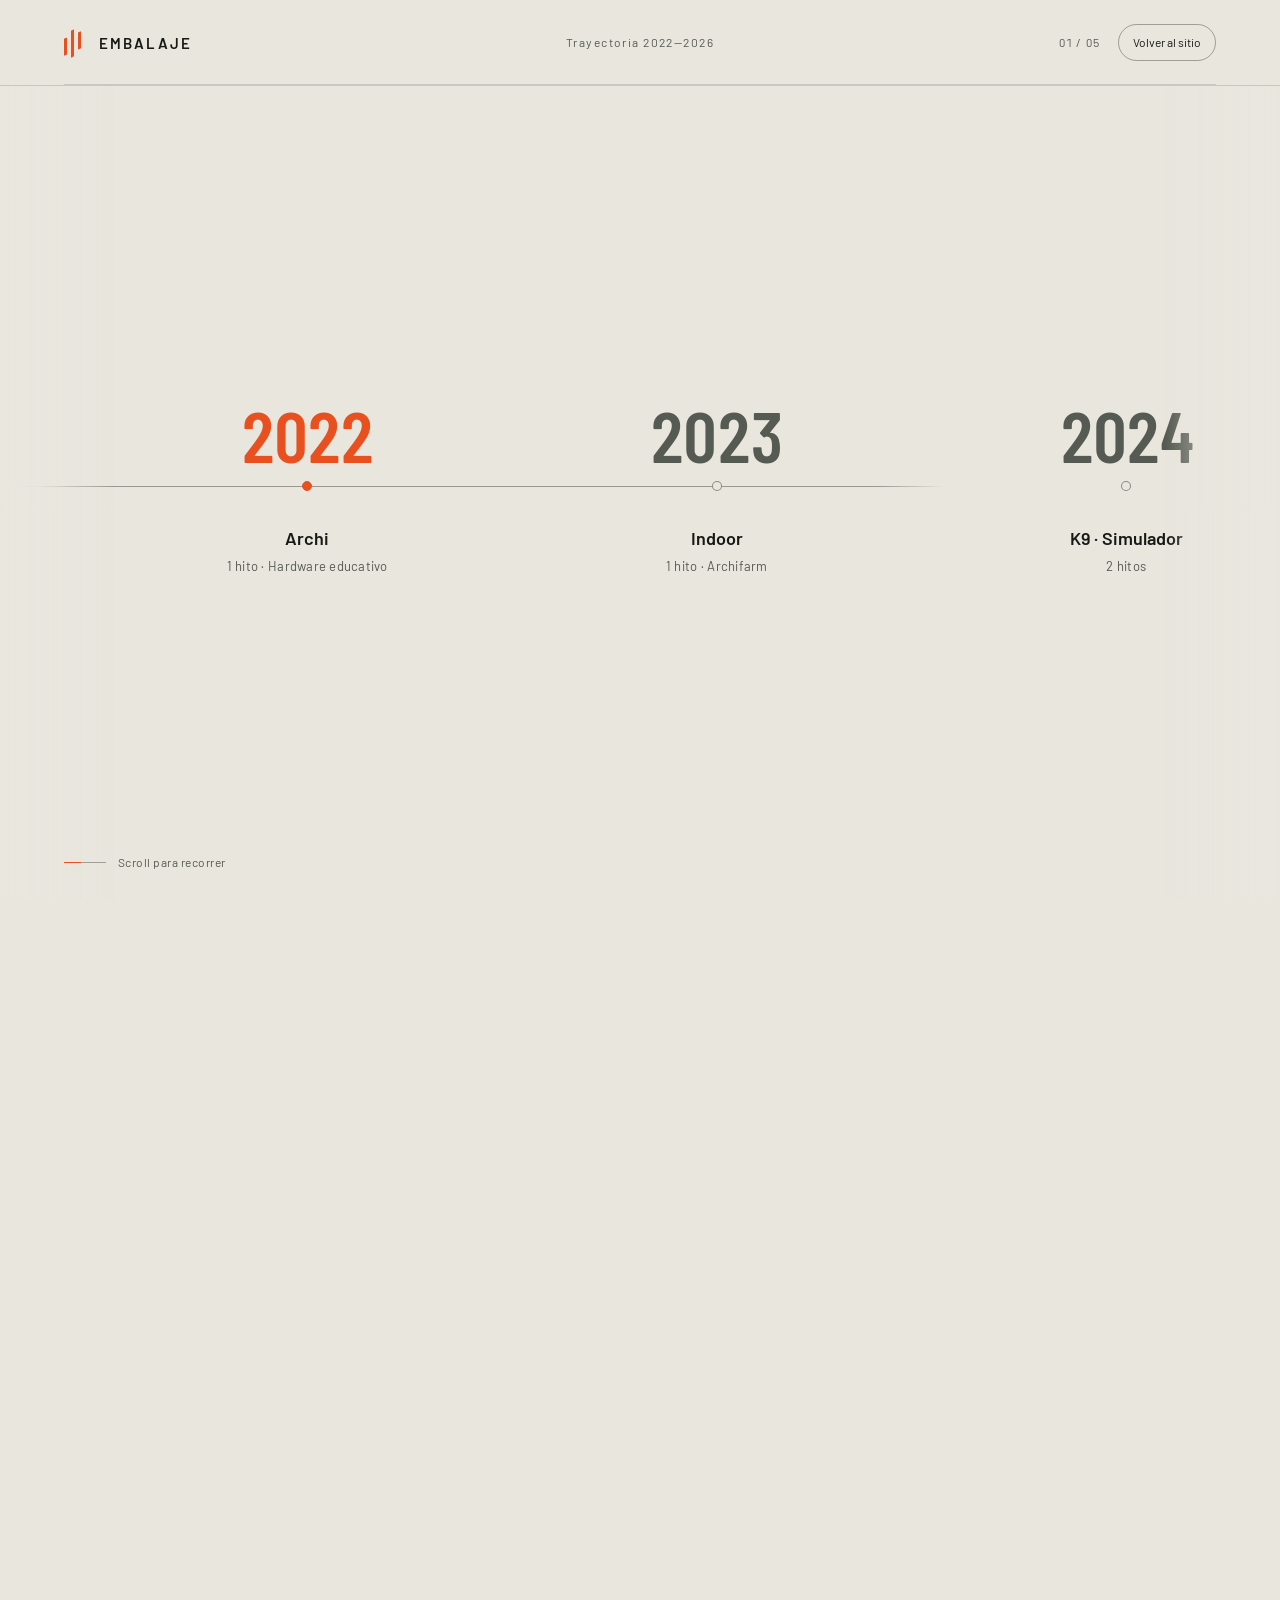
<file: timeline.html>
<!doctype html>
<html lang="es">
<head>
<meta charset="utf-8"/>
<meta name="viewport" content="width=device-width, initial-scale=1"/>
<title>Trayectoria · EMBALAJE</title>
<meta name="description" content="Trayectoria de I+D de EMBALAJE: proyectos de hardware, software y validación en campo entre 2022 y 2026."/>
<meta name="theme-color" content="#E9E6DE"/>
<link rel="stylesheet" href="assets/fonts/fonts.css?v=2"/>
<link rel="stylesheet" href="timeline.css?v=22"/>
</head>
<body>
<a class="tl-skip" href="#tl-main">Saltar a la línea de tiempo</a>

<header class="tl-header">
  <a class="tl-wordmark" href="index.html" aria-label="EMBALAJE · Volver al inicio">
    <span class="tl-brand" aria-hidden="true"><i></i><i></i><i></i></span>EMBALAJE
  </a>
  <span class="tl-header-label">Trayectoria 2022—2026</span>
  <div class="tl-header-right">
    <span class="tl-counter" id="tl-counter" aria-hidden="true">01 / 05</span>
    <a class="tl-back" href="index.html">Volver al sitio</a>
  </div>
  <div class="tl-progress" aria-hidden="true"><span id="tl-progress"></span></div>
</header>

<div class="tl-scroll-space" id="tl-scroll-space">
  <main class="tl-stage" id="tl-main" tabindex="-1">
    <section class="tl-timeline" aria-label="Línea de tiempo de proyectos, 2022 a 2026">
      <div class="tl-track" id="tl-track">
        <div class="tl-line" aria-hidden="true"></div>
        <ol class="tl-milestones">
          <li class="tl-milestone" data-index="0">
            <button class="tl-node" type="button" aria-haspopup="dialog" aria-controls="tl-card">
              <span class="tl-year">2022</span>
              <span class="tl-dot" aria-hidden="true"></span>
              <span class="tl-project">Archi</span>
              <span class="tl-category">1 hito · Hardware educativo</span>
            </button>
          </li>
          <li class="tl-milestone" data-index="1">
            <button class="tl-node" type="button" aria-haspopup="dialog" aria-controls="tl-card">
              <span class="tl-year">2023</span>
              <span class="tl-dot" aria-hidden="true"></span>
              <span class="tl-project">Indoor</span>
              <span class="tl-category">1 hito · Archifarm</span>
            </button>
          </li>
          <li class="tl-milestone" data-index="2">
            <button class="tl-node" type="button" aria-haspopup="dialog" aria-controls="tl-card">
              <span class="tl-year">2024</span>
              <span class="tl-dot" aria-hidden="true"></span>
              <span class="tl-project">K9 · Simulador</span>
              <span class="tl-category">2 hitos</span>
            </button>
          </li>
          <li class="tl-milestone" data-index="3">
            <button class="tl-node" type="button" aria-haspopup="dialog" aria-controls="tl-card">
              <span class="tl-year">2025</span>
              <span class="tl-dot" aria-hidden="true"></span>
              <span class="tl-project">Simulador · Boya · JIGs</span>
              <span class="tl-category">3 hitos</span>
            </button>
          </li>
          <li class="tl-milestone" data-index="4">
            <button class="tl-node" type="button" aria-haspopup="dialog" aria-controls="tl-card">
              <span class="tl-year">2026</span>
              <span class="tl-dot" aria-hidden="true"></span>
              <span class="tl-project">JIGs x5</span>
              <span class="tl-category">1 hito · Matricial</span>
            </button>
          </li>
        </ol>
      </div>
    </section>

    <p class="tl-hint"><span class="tl-hint-line" aria-hidden="true"></span><span id="tl-hint-text">Scroll para recorrer</span></p>
  </main>
</div>

<div class="tl-veil" id="tl-veil" aria-hidden="true"></div>

<article class="tl-card" id="tl-card" role="dialog" aria-modal="true" aria-labelledby="tl-card-title" aria-hidden="true" tabindex="-1">
  <button class="tl-close" id="tl-close" type="button" aria-label="Cerrar ficha"><span aria-hidden="true">×</span></button>

  <div class="tl-card-info" id="tl-card-info">
    <div class="tl-year-head">
      <h2 id="tl-card-title">2022</h2>
      <span class="tl-year-count" id="tl-year-count">1 hito</span>
    </div>
    <div class="tl-year-projects" id="tl-year-projects"></div>
  </div>

  <figure class="tl-card-media" id="tl-card-media">
    <div class="tl-image-grid" id="tl-image-grid"></div>
  </figure>
</article>

<div class="tl-lightbox" id="tl-lightbox" role="dialog" aria-modal="true" aria-labelledby="tl-lightbox-caption" hidden>
  <button class="tl-lightbox-close" id="tl-lightbox-close" type="button" aria-label="Cerrar imagen ampliada">×</button>
  <figure>
    <img id="tl-lightbox-img" alt=""/>
    <figcaption id="tl-lightbox-caption"></figcaption>
  </figure>
</div>

<script src="timeline.js?v=17"></script>
</body>
</html>
</file>
<file: assets/fonts/fonts.css>
@font-face {
  font-family: 'Inter';
  font-style: normal;
  font-weight: 300 700;
  font-display: swap;
  src: url('inter-latin.woff2') format('woff2');
  unicode-range: U+0000-00FF, U+0131, U+0152-0153, U+02BB-02BC, U+02C6, U+02DA, U+02DC, U+0304, U+0308, U+0329, U+2000-206F, U+20AC, U+2122, U+2191, U+2193, U+2212, U+2215, U+FEFF, U+FFFD;
}
@font-face {
  font-family: 'Space Grotesk';
  font-style: normal;
  font-weight: 300 700;
  font-display: swap;
  src: url('space-grotesk-latin.woff2') format('woff2');
  unicode-range: U+0000-00FF, U+0131, U+0152-0153, U+02BB-02BC, U+02C6, U+02DA, U+02DC, U+0304, U+0308, U+0329, U+2000-206F, U+20AC, U+2122, U+2191, U+2193, U+2212, U+2215, U+FEFF, U+FFFD;
}
@font-face {
  font-family: 'Barlow';
  font-style: normal;
  font-weight: 400;
  font-display: swap;
  src: url('barlow-400.woff2') format('woff2');
  unicode-range: U+0000-00FF, U+0131, U+0152-0153, U+02BB-02BC, U+02C6, U+02DA, U+02DC, U+0304, U+0308, U+0329, U+2000-206F, U+20AC, U+2122, U+2191, U+2193, U+2212, U+2215, U+FEFF, U+FFFD;
}
@font-face {
  font-family: 'Barlow';
  font-style: normal;
  font-weight: 500;
  font-display: swap;
  src: url('barlow-500.woff2') format('woff2');
  unicode-range: U+0000-00FF, U+0131, U+0152-0153, U+02BB-02BC, U+02C6, U+02DA, U+02DC, U+0304, U+0308, U+0329, U+2000-206F, U+20AC, U+2122, U+2191, U+2193, U+2212, U+2215, U+FEFF, U+FFFD;
}
@font-face {
  font-family: 'Barlow';
  font-style: normal;
  font-weight: 600;
  font-display: swap;
  src: url('barlow-600.woff2') format('woff2');
  unicode-range: U+0000-00FF, U+0131, U+0152-0153, U+02BB-02BC, U+02C6, U+02DA, U+02DC, U+0304, U+0308, U+0329, U+2000-206F, U+20AC, U+2122, U+2191, U+2193, U+2212, U+2215, U+FEFF, U+FFFD;
}
@font-face {
  font-family: 'Barlow Condensed';
  font-style: normal;
  font-weight: 500;
  font-display: swap;
  src: url('barlow-condensed-500.woff2') format('woff2');
  unicode-range: U+0000-00FF, U+0131, U+0152-0153, U+02BB-02BC, U+02C6, U+02DA, U+02DC, U+0304, U+0308, U+0329, U+2000-206F, U+20AC, U+2122, U+2191, U+2193, U+2212, U+2215, U+FEFF, U+FFFD;
}
@font-face {
  font-family: 'Barlow Condensed';
  font-style: normal;
  font-weight: 600;
  font-display: swap;
  src: url('barlow-condensed-600.woff2') format('woff2');
  unicode-range: U+0000-00FF, U+0131, U+0152-0153, U+02BB-02BC, U+02C6, U+02DA, U+02DC, U+0304, U+0308, U+0329, U+2000-206F, U+20AC, U+2122, U+2191, U+2193, U+2212, U+2215, U+FEFF, U+FFFD;
}
@font-face {
  font-family: 'Barlow Condensed';
  font-style: normal;
  font-weight: 700;
  font-display: swap;
  src: url('barlow-condensed-700.woff2') format('woff2');
  unicode-range: U+0000-00FF, U+0131, U+0152-0153, U+02BB-02BC, U+02C6, U+02DA, U+02DC, U+0304, U+0308, U+0329, U+2000-206F, U+20AC, U+2122, U+2191, U+2193, U+2212, U+2215, U+FEFF, U+FFFD;
}
</file>
<file: timeline.css>
:root {
  color-scheme: light;
  --bg: #E9E6DE;
  --surface: #F1EEE7;
  --surface-soft: #F1EEE7;
  --text: #171915;
  --muted: #555A52;
  --muted-2: #8A8F87;
  --accent: #E8501F;
  --line: #17191526;
  --line-strong: #17191559;
  --ease: cubic-bezier(.22, 1, .36, 1);
  --year-box: 7rem;
  --dot: 10px;
  --dot-gap: 1.1rem;
  --line-y: calc(var(--year-box) + var(--dot-gap) + var(--dot) / 2);
}

* { box-sizing: border-box; }

html {
  background: var(--bg);
  scroll-behavior: smooth;
  scrollbar-color: #555A52 var(--bg);
  scrollbar-width: thin;
}

::-webkit-scrollbar { width: 7px; height: 7px; }
::-webkit-scrollbar-track { background: var(--bg); }
::-webkit-scrollbar-thumb { background: #555A52; border-radius: 4px; }

body {
  margin: 0;
  min-width: 320px;
  overflow-x: hidden;
  background:
    radial-gradient(circle at 18% 16%, rgba(232, 80, 31, .075), transparent 32rem),
    radial-gradient(circle at 82% 82%, rgba(120, 115, 105, .08), transparent 38rem),
    var(--bg);
  color: var(--text);
  font-family: 'Barlow', 'Inter', sans-serif;
  font-size: 16px;
  line-height: 1.6;
  -webkit-font-smoothing: antialiased;
}

body.tl-locked { overflow: hidden; }

a { color: inherit; text-decoration: none; }
button { font: inherit; cursor: pointer; }
button, a { -webkit-tap-highlight-color: transparent; }

[hidden] { display: none !important; }

:focus-visible {
  outline: 2px solid var(--accent);
  outline-offset: 6px;
}

::selection { background: var(--accent); color: var(--bg); }

.tl-skip {
  position: fixed;
  z-index: 100;
  top: -90px;
  left: 20px;
  padding: 12px 22px;
  background: var(--accent);
  color: var(--bg);
  font-size: 13px;
}

.tl-skip:focus { top: 12px; }

/* Header */
.tl-header {
  position: fixed;
  z-index: 40;
  inset: 0 0 auto;
  display: flex;
  align-items: center;
  justify-content: space-between;
  gap: 25px;
  height: 86px;
  padding: 0 5vw;
  border-bottom: 1px solid var(--line);
  background: #E9E6DEf2;
  backdrop-filter: blur(18px);
}

.tl-wordmark {
  display: inline-flex;
  align-items: center;
  gap: 9px;
  color: var(--text);
  font-size: 15px;
  font-weight: 600;
  letter-spacing: .14em;
  white-space: nowrap;
}

.tl-brand {
  display: flex;
  align-items: center;
  gap: 4px;
  height: 26px;
  margin-right: 9px;
  transform: skewY(-24deg);
}

.tl-brand i {
  display: block;
  width: 3px;
  height: 17px;
  background: var(--accent);
}

.tl-brand i:nth-child(2) { height: 27px; }

.tl-header-label {
  position: absolute;
  left: 50%;
  transform: translateX(-50%);
  color: var(--muted);
  font-family: 'Barlow', 'Inter', sans-serif;
  font-size: 12px;
  letter-spacing: .12em;
  white-space: nowrap;
}

.tl-header-right {
  display: flex;
  align-items: center;
  gap: 18px;
  margin-left: auto;
}

.tl-counter {
  color: var(--muted);
  font-family: 'Barlow', 'Inter', sans-serif;
  font-size: 12px;
  letter-spacing: .1em;
  font-variant-numeric: tabular-nums;
}

.tl-back {
  display: inline-flex;
  align-items: center;
  gap: 8px;
  padding: 8px 14px;
  border: 1px solid var(--line-strong);
  border-radius: 30px;
  color: var(--text);
  font-size: 12px;
  transition: border-color .2s var(--ease), color .2s var(--ease);
}

.tl-back:hover {
  border-color: var(--accent);
  color: var(--accent);
}

.tl-progress {
  position: absolute;
  right: 5vw;
  bottom: 0;
  left: 5vw;
  height: 1px;
  background: var(--line);
  overflow: hidden;
}

#tl-progress {
  display: block;
  width: 0;
  height: 100%;
  background: linear-gradient(90deg, var(--accent), #171915);
  transition: width .12s linear;
}

/* Stage */
.tl-scroll-space {
  position: relative;
  height: 420vh;
}

.tl-stage {
  position: sticky;
  top: 0;
  height: 100vh;
  height: 100svh;
  overflow: hidden;
  background:
    radial-gradient(circle at 20% 18%, rgba(232, 80, 31, .07), transparent 32rem),
    radial-gradient(circle at 82% 80%, rgba(120, 115, 105, .07), transparent 38rem);
}

.tl-stage:focus { outline: none; }

.tl-timeline {
  position: relative;
  width: 100%;
  height: 100%;
  overflow: hidden;
}

.tl-timeline::before,
.tl-timeline::after {
  content: "";
  position: absolute;
  z-index: 3;
  top: 0;
  bottom: 0;
  width: 9vw;
  min-width: 1.5rem;
  pointer-events: none;
}

.tl-timeline::before {
  left: 0;
  background: linear-gradient(90deg, #E9E6DE 0%, #E9E6DEd9 34%, transparent 100%);
}

.tl-timeline::after {
  right: 0;
  background: linear-gradient(270deg, #E9E6DE 0%, #E9E6DEd9 34%, transparent 100%);
}

.tl-track {
  position: absolute;
  top: calc(54% - var(--line-y));
  left: 0;
  width: max-content;
  will-change: transform;
  transform: translate3d(0, 0, 0);
}

.tl-line {
  position: absolute;
  top: var(--line-y);
  left: 0;
  width: 100%;
  height: 1px;
  background: linear-gradient(90deg, transparent, var(--line-strong) 7%, var(--line-strong) 93%, transparent);
  box-shadow: 0 0 18px rgba(232, 80, 31, .12);
}

.tl-milestones {
  display: flex;
  align-items: flex-start;
  height: calc(var(--line-y) + 10rem);
  margin: 0;
  padding: 0 8vw;
  list-style: none;
}

.tl-milestone {
  position: relative;
  flex: 0 0 clamp(300px, 28vw, 400px);
  min-width: 0;
}

.tl-node {
  display: grid;
  grid-template-rows: var(--year-box) calc(var(--dot-gap) * 2 + var(--dot)) auto auto;
  justify-items: center;
  width: 100%;
  padding: 0;
  border: 0;
  background: none;
  color: inherit;
  text-align: center;
  cursor: pointer;
}

.tl-node:focus-visible {
  outline: 2px solid var(--accent);
  outline-offset: 10px;
}

.tl-year {
  align-self: end;
  color: var(--text);
  font-family: 'Space Grotesk', 'Barlow', 'Inter', sans-serif;
  font-size: clamp(3.4rem, 5.6vw, 6.4rem);
  font-weight: 400;
  font-variant-numeric: tabular-nums;
  letter-spacing: -.065em;
  line-height: .8;
  opacity: .82;
  transition: opacity .25s var(--ease), color .25s var(--ease);
}

.tl-dot {
  align-self: center;
  display: block;
  width: var(--dot);
  height: var(--dot);
  border: 1px solid var(--line-strong);
  border-radius: 50%;
  background: var(--bg);
  transition: background .25s var(--ease), border-color .25s var(--ease), box-shadow .25s var(--ease);
}

.tl-project {
  align-self: start;
  padding-top: 1rem;
  color: var(--text);
  font-family: 'Space Grotesk', 'Barlow', 'Inter', sans-serif;
  font-size: 1.02rem;
  font-weight: 500;
  letter-spacing: -.02em;
  transition: color .25s var(--ease);
}

.tl-category {
  align-self: start;
  padding-top: .25rem;
  color: var(--muted);
  font-family: 'Barlow', 'Inter', sans-serif;
  font-size: .64rem;
  letter-spacing: .1em;
  line-height: 1.4;
}

.tl-node:hover .tl-year,
.tl-milestone.is-current .tl-year,
.tl-milestone.is-active .tl-year {
  opacity: 1;
}

.tl-node:hover .tl-dot,
.tl-milestone.is-active .tl-dot {
  border-color: var(--accent);
  background: var(--accent);
  box-shadow: 0 0 0 5px #E8501F12, 0 0 22px #E8501F33;
}

.tl-milestone.is-current:not(.is-active) .tl-dot {
  border-color: var(--accent);
  background: var(--accent);
}

.tl-node:hover .tl-project,
.tl-milestone.is-active .tl-project {
  color: var(--accent);
}

/* Hint */
.tl-hint {
  position: absolute;
  z-index: 5;
  bottom: 28px;
  left: 5vw;
  display: flex;
  align-items: center;
  gap: 12px;
  margin: 0;
  color: var(--muted);
  font-family: 'Barlow', 'Inter', sans-serif;
  font-size: 11px;
  letter-spacing: .1em;
  pointer-events: none;
}

.tl-hint-line {
  position: relative;
  display: block;
  width: 42px;
  height: 1px;
  background: var(--line-strong);
  overflow: hidden;
}

.tl-hint-line::after {
  content: "";
  position: absolute;
  top: 0;
  left: 0;
  width: 40%;
  height: 100%;
  background: var(--accent);
  animation: tlTravel 2.8s var(--ease) infinite;
}

@keyframes tlTravel {
  0% { transform: translateX(-110%); }
  60%, 100% { transform: translateX(270%); }
}

/* Veil */
.tl-veil {
  position: fixed;
  inset: 0;
  z-index: 50;
  opacity: 0;
  pointer-events: none;
  background:
    radial-gradient(circle at 50% 44%, rgba(232, 80, 31, .09), transparent 56%),
    rgba(233, 230, 222, .55);
  -webkit-backdrop-filter: blur(20px) saturate(.66) brightness(.55);
  backdrop-filter: blur(20px) saturate(.66) brightness(.55);
  transition: opacity .45s var(--ease);
}

.tl-veil::before {
  content: "";
  position: absolute;
  inset: 0;
  background: linear-gradient(125deg, rgba(232, 80, 31, .09), transparent 28%, rgba(232, 80, 31, .018) 55%, transparent 74%);
  mix-blend-mode: screen;
}

.tl-veil.is-open {
  opacity: 1;
  pointer-events: auto;
}

/* Card */
.tl-card {
  position: fixed;
  z-index: 60;
  top: 50%;
  left: 50%;
  display: grid;
  grid-template-columns: 1.06fr .94fr;
  width: min(1100px, calc(100vw - 4rem));
  height: min(650px, calc(100dvh - 4rem));
  overflow: hidden;
  border: 1px solid var(--line-strong);
  background: rgba(233, 230, 222, .9);
  box-shadow: 0 40px 120px rgba(0, 0, 0, .7), inset 0 1px 0 rgba(23, 25, 21, .1);
  -webkit-backdrop-filter: blur(28px) saturate(.9);
  backdrop-filter: blur(28px) saturate(.9);
  opacity: 0;
  visibility: hidden;
  pointer-events: none;
  transform: translate(-50%, -50%) scale(.985);
  transition: opacity .35s var(--ease), transform .42s var(--ease), visibility .42s;
}

.tl-card::before {
  content: "";
  position: absolute;
  inset: 0;
  z-index: 1;
  pointer-events: none;
  background: linear-gradient(118deg, rgba(23, 25, 21, .06), transparent 30%, transparent 68%, rgba(23, 25, 21, .02));
  mix-blend-mode: screen;
}

.tl-card.is-open {
  opacity: 1;
  visibility: visible;
  pointer-events: auto;
  transform: translate(-50%, -50%) scale(1);
}

.tl-card:focus { outline: none; }
.tl-card:focus-visible { outline: 1px solid var(--line-strong); outline-offset: -1px; }

.tl-close {
  position: absolute;
  z-index: 4;
  top: 1.1rem;
  right: 1.1rem;
  display: grid;
  place-items: center;
  width: 44px;
  height: 44px;
  padding: 0;
  border: 1px solid var(--line-strong);
  background: rgba(233, 230, 222, .5);
  color: var(--text);
  font-size: 1.35rem;
  line-height: 1;
  transition: background .2s var(--ease), border-color .2s var(--ease);
}

.tl-close:hover {
  border-color: var(--accent);
  background: #E8501F14;
}

.tl-close:focus-visible {
  outline: 1px solid var(--accent);
  outline-offset: 3px;
}

.tl-card-info {
  position: relative;
  z-index: 2;
  display: flex;
  flex-direction: column;
  min-height: 0;
  padding: clamp(1.8rem, 3.4vw, 3.2rem);
  overflow-y: auto;
  overscroll-behavior: contain;
  scrollbar-width: thin;
  scrollbar-color: var(--line-strong) transparent;
}

.tl-card-head {
  display: flex;
  align-items: baseline;
  gap: 1rem;
  margin-bottom: .8rem;
}

.tl-card-year {
  color: var(--accent);
  font-family: 'Space Grotesk', 'Barlow', 'Inter', sans-serif;
  font-size: 2.2rem;
  font-weight: 400;
  font-variant-numeric: tabular-nums;
  letter-spacing: -.05em;
  line-height: 1;
}

.tl-card-category {
  color: var(--muted);
  font-family: 'Barlow', 'Inter', sans-serif;
  font-size: .7rem;
  letter-spacing: .09em;
}

.tl-card h2 {
  max-width: 18ch;
  margin: 0 0 1rem;
  color: var(--text);
  font-family: 'Space Grotesk', 'Barlow', 'Inter', sans-serif;
  font-size: clamp(2rem, 3.3vw, 3.1rem);
  font-weight: 400;
  letter-spacing: -.05em;
  line-height: 1.02;
}

.tl-card-lead {
  max-width: 48ch;
  margin: 0 0 1.25rem;
  color: var(--muted);
  font-size: .96rem;
  line-height: 1.65;
}

.tl-tabs {
  display: flex;
  gap: 28px;
  margin-bottom: 1.1rem;
  border-bottom: 1px solid var(--line);
}

.tl-tab {
  position: relative;
  min-height: 44px;
  padding: .65rem 0;
  border: 0;
  background: none;
  color: var(--muted);
  font-size: .8rem;
  letter-spacing: .02em;
  transition: color .2s var(--ease);
}

.tl-tab::after {
  content: "";
  position: absolute;
  right: 0;
  bottom: -1px;
  left: 0;
  height: 1px;
  background: transparent;
  transition: background .2s var(--ease);
}

.tl-tab:hover,
.tl-tab.is-active { color: var(--text); }
.tl-tab.is-active::after { background: var(--accent); }

.tl-panel p {
  max-width: 48ch;
  margin: 0;
  color: var(--muted);
  font-size: .96rem;
  line-height: 1.7;
}

.tl-details {
  display: flex;
  flex-direction: column;
  gap: 8px;
  margin: 0;
  padding: 0;
  list-style: none;
}

.tl-details li {
  position: relative;
  padding-left: 16px;
  color: var(--muted);
  font-size: .92rem;
  line-height: 1.55;
}

.tl-details li::before {
  content: "";
  position: absolute;
  top: .6em;
  left: 0;
  width: 5px;
  height: 5px;
  border-radius: 50%;
  background: var(--accent);
}

.tl-meta {
  display: grid;
  grid-template-columns: repeat(3, minmax(0, 1fr));
  gap: 16px;
  margin: 1.4rem 0 0;
  padding-top: 1rem;
  border-top: 1px solid var(--line);
}

.tl-meta dt {
  color: var(--muted-2);
  font-family: 'Barlow', 'Inter', sans-serif;
  font-size: .62rem;
  letter-spacing: .09em;
}

.tl-meta dd {
  margin: .2rem 0 0;
  color: var(--text);
  font-size: .82rem;
  line-height: 1.35;
}

.tl-card-footer {
  display: flex;
  align-items: flex-end;
  justify-content: space-between;
  flex-wrap: wrap;
  gap: 12px;
  margin-top: auto;
  padding-top: 1.4rem;
}

.tl-tags,
.tl-note {
  color: var(--muted-2);
  font-family: 'Barlow', 'Inter', sans-serif;
  font-size: .62rem;
  letter-spacing: .07em;
  line-height: 1.5;
}

.tl-link {
  display: inline-flex;
  align-items: center;
  gap: 6px;
  color: var(--accent);
  font-size: .8rem;
  line-height: 1.4;
}

.tl-link:hover { color: #171915; }

.tl-card-media {
  position: relative;
  z-index: 2;
  display: grid;
  grid-template-rows: 1fr;
  gap: 1px;
  min-height: 0;
  margin: 0;
  overflow: hidden;
  border-left: 1px solid var(--line);
  background: #F1EEE7;
}

.tl-card-media::after {
  content: "";
  position: absolute;
  inset: 0;
  z-index: 1;
  pointer-events: none;
  background: linear-gradient(180deg, transparent 55%, rgba(233, 230, 222, .72));
}

.tl-card-media.is-split {
  grid-template-rows: 1fr 1fr;
  background: var(--line);
}

.tl-card-media img {
  display: block;
  width: 100%;
  height: 100%;
  max-width: none;
  max-height: none;
  object-fit: cover;
  filter: saturate(.8) contrast(1.03) brightness(.92);
}

.tl-media-caption {
  position: absolute;
  z-index: 2;
  bottom: 1rem;
  left: 1.4rem;
  width: max-content;
  max-width: calc(100% - 2.8rem);
  padding: 4px 8px;
  border: 1px solid var(--line);
  background: #E9E6DEd9;
  color: var(--muted-2);
  font-family: 'Barlow', 'Inter', sans-serif;
  font-size: .58rem;
  letter-spacing: .08em;
}

/* Footer */
.tl-footer {
  display: flex;
  align-items: center;
  justify-content: space-between;
  gap: 24px;
  width: min(1400px, 88vw);
  margin: auto;
  padding: 38px 0 44px;
  border-top: 1px solid var(--line);
  color: var(--muted);
  font-size: 13px;
}

.tl-footer-brand {
  display: inline-flex;
  align-items: center;
  gap: 8px;
  color: var(--text);
  font-size: 13px;
  letter-spacing: .14em;
}

.tl-footer a:hover { color: var(--accent); }

@media (max-width: 1100px) {
  .tl-card {
    width: min(1000px, calc(100vw - 3rem));
    grid-template-columns: 1.05fr .95fr;
  }

  .tl-card-info { padding: 2rem; }
  .tl-card h2 { font-size: clamp(1.9rem, 3.5vw, 2.7rem); }
}

@media (max-width: 900px) {
  .tl-header {
    height: 74px;
    padding-inline: 5vw;
  }

  .tl-header-label { display: none; }
  .tl-brand i:nth-child(2) { height: 23px; }

  .tl-scroll-space { height: 360vh; }

  .tl-track { top: calc(52% - var(--line-y)); }
  .tl-milestones { padding: 0 10vw; }
  .tl-milestone { flex-basis: clamp(240px, 56vw, 300px); }
  .tl-year { font-size: clamp(3rem, 9vw, 4.4rem); }
  .tl-project { font-size: .95rem; }

  .tl-card {
    grid-template-columns: 1fr;
    grid-template-rows: 230px minmax(0, 1fr);
    width: calc(100vw - 1.6rem);
    height: calc(100dvh - 1.6rem);
  }

  .tl-card-info {
    grid-row: 2;
    padding: 1.5rem 1.4rem;
  }

  .tl-card-media {
    grid-row: 1;
    border-bottom: 1px solid var(--line);
    border-left: 0;
  }

  .tl-card-media.is-split {
    grid-template-columns: 1fr 1fr;
    grid-template-rows: 1fr;
  }

  .tl-card h2 { max-width: 20ch; font-size: clamp(1.8rem, 6vw, 2.5rem); }
  .tl-card-lead { font-size: .92rem; }
  .tl-meta { grid-template-columns: 1fr 1fr; }
}

@media (max-width: 600px) {
  .tl-header {
    height: 68px;
    padding-inline: 20px;
    gap: 12px;
  }

  .tl-wordmark { font-size: 12px; gap: 7px; letter-spacing: .1em; }
  .tl-brand { margin-right: 4px; }
  .tl-header-right { gap: 12px; }
  .tl-counter { font-size: 11px; }
  .tl-back { padding: 7px 11px; font-size: 11px; }
  .tl-back-long { display: none; }

  .tl-track { top: calc(50% - var(--line-y)); }
  .tl-milestones { padding: 0 12vw; }
  .tl-milestone { flex-basis: 220px; }
  .tl-year { font-size: 46px; }
  .tl-project { font-size: .9rem; }
  .tl-category { font-size: .58rem; }

  .tl-hint { bottom: 20px; left: 22px; font-size: 10px; }
  .tl-hint-line { width: 30px; }

  .tl-card {
    grid-template-rows: 200px minmax(0, 1fr);
    width: calc(100vw - 1rem);
    height: calc(100dvh - 1rem);
  }

  .tl-card-info { padding: 1.25rem 1.1rem; }
  .tl-card h2 { font-size: 1.95rem; }
  .tl-card-lead { font-size: .88rem; }
  .tl-tabs { gap: 20px; }
  .tl-meta { grid-template-columns: 1fr; gap: 8px; }
  .tl-media-caption { right: auto; bottom: .7rem; left: 1rem; font-size: .58rem; }

  .tl-footer {
    width: calc(100% - 44px);
    flex-direction: column;
    align-items: flex-start;
    gap: 12px;
    padding-block: 28px 34px;
  }
}

@media (prefers-reduced-motion: reduce) {
  html { scroll-behavior: auto; }
  *, *::before, *::after {
    animation-duration: .01ms !important;
    animation-iteration-count: 1 !important;
    transition-duration: .01ms !important;
  }
}

/* Year cards: hitos agrupados y grilla de imágenes completas */
.tl-scroll-space { height: 360vh; }

.tl-milestone { flex-basis: clamp(320px, 32vw, 440px); }

.tl-card {
  width: min(1180px, calc(100vw - 4rem));
  height: min(680px, calc(100dvh - 4rem));
  grid-template-columns: .95fr 1.05fr;
}

.tl-card-info { padding: clamp(1.6rem, 2.6vw, 2.4rem); }

.tl-year-head {
  display: flex;
  align-items: baseline;
  gap: 16px;
  margin-bottom: 4px;
  padding-bottom: 16px;
  border-bottom: 1px solid var(--line);
}

.tl-year-head h2 {
  max-width: none;
  margin: 0;
  color: var(--accent);
  font-size: clamp(2.6rem, 3.8vw, 3.6rem);
  letter-spacing: -.065em;
  line-height: .9;
}

.tl-year-count {
  color: var(--muted);
  font-family: 'Barlow', 'Inter', sans-serif;
  font-size: .68rem;
  letter-spacing: .09em;
  white-space: nowrap;
}

.tl-year-projects {
  display: flex;
  flex-direction: column;
}

.tl-year-project {
  padding: 18px 0;
  border-bottom: 1px solid var(--line);
}

.tl-year-project:last-child { border-bottom: 0; padding-bottom: 4px; }

.tl-year-project-category {
  color: var(--accent);
  font-family: 'Barlow', 'Inter', sans-serif;
  font-size: .62rem;
  letter-spacing: .09em;
}

.tl-year-project h3 {
  margin: .35rem 0 .5rem;
  color: var(--text);
  font-family: 'Space Grotesk', 'Barlow', 'Inter', sans-serif;
  font-size: clamp(1.35rem, 2vw, 1.7rem);
  font-weight: 500;
  letter-spacing: -.04em;
  line-height: 1.12;
}

.tl-year-project p {
  margin: 0;
  color: var(--muted);
  font-size: .88rem;
  line-height: 1.62;
}

.tl-year-project details {
  margin-top: 10px;
  padding-top: 8px;
  border-top: 1px solid var(--line);
}

.tl-year-project details summary {
  display: flex;
  gap: 6px;
  align-items: baseline;
  color: var(--accent);
  font-family: 'Barlow', 'Inter', sans-serif;
  font-size: .61rem;
  letter-spacing: .08em;
  line-height: 1.5;
  cursor: pointer;
  list-style: none;
}

.tl-year-project details summary::-webkit-details-marker { display: none; }
.tl-year-project details summary::before { content: "+"; }
.tl-year-project details[open] summary::before { content: "−"; }

.tl-year-project .tl-details { margin-top: 8px; }
.tl-year-project .tl-details li { font-size: .83rem; }

.tl-project-foot {
  display: flex;
  align-items: flex-end;
  justify-content: space-between;
  flex-wrap: wrap;
  gap: 10px;
  margin-top: 12px;
}

.tl-card-media {
  display: block;
  padding: 0;
  background: #F1EEE7;
}

.tl-card-media::after { content: none; }

.tl-image-grid {
  display: grid;
  height: 100%;
  padding: 20px;
  gap: 12px;
  align-content: center;
}

.tl-image-grid.is-1 { grid-template-columns: 1fr; }
.tl-image-grid.is-2 { grid-template-columns: 1fr; grid-template-rows: 1fr 1fr; }
.tl-image-grid.is-4 { grid-template-columns: repeat(2, minmax(0, 1fr)); }

.tl-image-grid.is-2 .tl-image-cell {
  height: 100%;
  aspect-ratio: auto;
}

.tl-image-cell {
  position: relative;
  aspect-ratio: 4 / 3;
  overflow: hidden;
  border: 1px solid var(--line);
  background: #F1EEE7;
}

.tl-image-cell img {
  display: block;
  width: 100%;
  height: 100%;
  object-fit: contain;
  filter: saturate(.8) contrast(1.03) brightness(.92);
}

.tl-image-cell figcaption {
  position: absolute;
  bottom: 8px;
  left: 8px;
  max-width: calc(100% - 16px);
  padding: 3px 7px;
  border: 1px solid var(--line);
  background: #E9E6DEd9;
  color: var(--muted);
  font-family: 'Barlow', 'Inter', sans-serif;
  font-size: .55rem;
  letter-spacing: .06em;
  line-height: 1.4;
}

@media (max-width: 1100px) {
  .tl-card {
    width: min(1100px, calc(100vw - 3rem));
    grid-template-columns: .95fr 1.05fr;
  }
}

@media (max-width: 900px) {
  .tl-scroll-space { height: 360vh; }
  .tl-milestone { flex-basis: clamp(250px, 60vw, 320px); }

  .tl-card {
    grid-template-columns: 1fr;
    grid-template-rows: 300px minmax(0, 1fr);
    width: calc(100vw - 1.6rem);
    height: calc(100dvh - 1.6rem);
  }

  .tl-card-info {
    grid-row: 2;
    padding: 1.4rem;
  }

  .tl-card-media {
    grid-row: 1;
    border-bottom: 1px solid var(--line);
    border-left: 0;
  }

  .tl-image-grid { padding: 12px; gap: 8px; }
  .tl-year-head h2 { font-size: 3rem; }
  .tl-year-project h3 { font-size: 1.45rem; }
}

@media (max-width: 600px) {
  .tl-card {
    grid-template-rows: 260px minmax(0, 1fr);
    width: calc(100vw - 1rem);
    height: calc(100dvh - 1rem);
  }

  .tl-image-grid { padding: 10px; gap: 6px; }
  .tl-year-head h2 { font-size: 2.5rem; }
  .tl-year-head { padding-bottom: 12px; }
  .tl-year-project { padding: 14px 0; }
  .tl-year-project h3 { font-size: 1.3rem; }
  .tl-year-project p { font-size: .84rem; }
  .tl-image-cell figcaption { bottom: 6px; left: 6px; padding: 2px 5px; font-size: .5rem; }
}

/* --------------------------------------------------------------------------
   Retheme: dossier en papel, tinta y naranja de seguridad.
   Conserva la interacción original: riel horizontal, años y ficha modal.
   -------------------------------------------------------------------------- */
body { background: var(--bg); }

.tl-stage {
  background:
    radial-gradient(circle at 20% 18%, rgba(232, 80, 31, .055), transparent 32rem),
    radial-gradient(circle at 82% 80%, rgba(120, 115, 105, .07), transparent 38rem);
}

.tl-header { background: rgba(233, 230, 222, .94); }

.tl-timeline::before {
  background: linear-gradient(90deg, var(--bg) 0%, rgba(233, 230, 222, .9) 34%, transparent 100%);
}
.tl-timeline::after {
  background: linear-gradient(270deg, var(--bg) 0%, rgba(233, 230, 222, .9) 34%, transparent 100%);
}

.tl-year {
  color: var(--text);
  font-family: 'Barlow Condensed', 'Space Grotesk', sans-serif;
  font-weight: 600;
  letter-spacing: -.01em;
  text-transform: uppercase;
  opacity: .5;
}

.tl-node:hover .tl-year,
.tl-milestone.is-current .tl-year,
.tl-milestone.is-active .tl-year {
  color: var(--accent);
  opacity: 1;
}

.tl-project {
  font-family: 'Barlow', 'Inter', sans-serif;
  font-size: 17px;
  font-weight: 600;
  letter-spacing: 0;
}

.tl-category {
  font-family: 'Barlow', 'Inter', sans-serif;
  font-size: 12px;
  letter-spacing: .02em;
}

.tl-hint {
  font-family: 'Barlow', 'Inter', sans-serif;
  font-size: 12px;
  letter-spacing: .04em;
}

.tl-veil {
  background:
    radial-gradient(circle at 50% 44%, rgba(232, 80, 31, .07), transparent 56%),
    rgba(233, 230, 222, .62);
  -webkit-backdrop-filter: blur(18px) saturate(.9);
  backdrop-filter: blur(18px) saturate(.9);
}

.tl-veil::before {
  background: linear-gradient(125deg, rgba(232, 80, 31, .06), transparent 30%, transparent 70%, rgba(23, 25, 21, .03));
  mix-blend-mode: normal;
}

.tl-card {
  background: rgba(241, 238, 231, .96);
  border-color: var(--line-strong);
  box-shadow: 0 40px 120px rgba(23, 25, 21, .18);
}

.tl-card::before {
  background: linear-gradient(118deg, rgba(23, 25, 21, .03), transparent 30%, transparent 68%, rgba(23, 25, 21, .015));
  mix-blend-mode: normal;
}

.tl-close { background: rgba(241, 238, 231, .8); }
.tl-card-media,
.tl-image-cell { background: var(--surface); }
.tl-media-caption { background: rgba(241, 238, 231, .92); color: var(--muted); }

.tl-card h2,
.tl-card-year,
.tl-year-project h3 {
  font-family: 'Barlow Condensed', 'Space Grotesk', sans-serif;
  font-weight: 600;
  letter-spacing: -.008em;
}

.tl-card-lead,
.tl-card-category,
.tl-panel p,
.tl-meta dt,
.tl-meta dd,
.tl-tags,
.tl-note,
.tl-year-project p,
.tl-year-project-category,
.tl-year-count {
  font-family: 'Barlow', 'Inter', sans-serif;
}

.tl-card-year,
.tl-year-project-category,
.tl-link { color: var(--accent); }

.tl-card h2,
.tl-card-lead,
.tl-meta dd,
.tl-year-project h3 { color: var(--text); }

.tl-panel p,
.tl-meta dt,
.tl-tags,
.tl-note,
.tl-year-project p,
.tl-year-count { color: var(--muted); }

.tl-link:hover { color: var(--text); }
/* Ajustes de contraste sobre papel */
.tl-stage { background: var(--bg); }
.tl-year { color: var(--muted); opacity: 1; }
.tl-line {
  background: linear-gradient(90deg, transparent, rgba(23, 25, 21, .38) 7%, rgba(23, 25, 21, .38) 93%, transparent);
  box-shadow: none;
}
.tl-dot { border-color: rgba(23, 25, 21, .45); background: var(--bg); }
.tl-category { color: var(--muted); }

.tl-veil {
  background: rgba(23, 25, 21, .34);
  -webkit-backdrop-filter: blur(18px) saturate(.8);
  backdrop-filter: blur(18px) saturate(.8);
}
.tl-veil::before { display: none; }

.tl-card {
  background: #F1EEE7;
  box-shadow: 0 40px 120px rgba(23, 25, 21, .3);
}
.tl-card::before { display: none; }

.tl-close {
  background: #F1EEE7;
  border-color: var(--line-strong);
}

.tl-image-cell {
  border-color: var(--line-strong);
  background: #F1EEE7;
}
.tl-image-cell img { filter: none; }
.tl-image-cell figcaption {
  border-color: var(--line-strong);
  background: #F1EEE7;
  color: var(--muted);
}
/* Legibilidad de la ficha y un solo año resaltado a la vez */
.tl-project { font-size: 18px; }
.tl-category { font-size: 13px; }

.tl-card { height: min(700px, calc(100dvh - 3rem)); }

.tl-year-count { font-size: .78rem; letter-spacing: .05em; }
.tl-year-project { padding: 20px 0; }
.tl-year-project-category { font-size: .75rem; letter-spacing: .06em; }
.tl-year-project h3 {
  font-size: clamp(1.6rem, 2.2vw, 2.05rem);
  line-height: 1.05;
  letter-spacing: -.02em;
}
.tl-year-project p { font-size: 1rem; line-height: 1.6; }
.tl-year-project details summary { font-size: .73rem; letter-spacing: .04em; }
.tl-year-project .tl-details li { font-size: .9rem; line-height: 1.45; }
.tl-tags, .tl-note { font-size: .78rem; }
.tl-link { font-size: .8rem; }
.tl-image-cell figcaption { font-size: .7rem; letter-spacing: .03em; }

.tl-milestones:has(.tl-node:hover) .tl-milestone.is-current:not(:hover) .tl-year {
  color: var(--muted);
}
.tl-milestones:has(.tl-node:hover) .tl-milestone.is-current:not(:hover) .tl-dot {
  border-color: rgba(23, 25, 21, .45);
  background: var(--bg);
  box-shadow: none;
}
/* La ficha de 2025 tiene cuatro imágenes: ocupar el ancho disponible */
.tl-image-grid.is-4 { padding: 14px; gap: 10px; }
.tl-image-grid.is-4 .tl-image-cell { width: 100%; }
.tl-image-grid.is-4 .tl-image-cell img { object-fit: cover; }
/* Las figure traían el margen por defecto del navegador (40px laterales):
   eso corría la grilla a la derecha y achicaba las imágenes. */
.tl-image-cell { margin: 0; }
.tl-image-grid.is-4 .tl-image-cell { margin: 0; width: 100%; }
.tl-image-grid.is-4 .tl-image-cell img { object-fit: contain; }
/* En 2025, la segunda fila son fotos verticales: mostrarlas completas
   en celdas verticales para que no se recorte el contenido. */
@media (min-width: 901px) {
  .tl-image-grid.is-4 .tl-image-cell:nth-child(n+3) { aspect-ratio: 2 / 3; }
}
/* Las cuatro celdas de 2025 comparten la misma proporción 4:3.
   Las fotos verticales se muestran completas dentro de esa caja. */
@media (min-width: 901px) {
  .tl-image-grid.is-4 .tl-image-cell:nth-child(n+3) { aspect-ratio: 4 / 3; }
}
/* Relleno ambiental para fotos verticales dentro de cajas 4:3:
   la foto completa va nítida y los laterales se cubren con su propia imagen difuminada. */
.tl-image-backdrop {
  position: absolute;
  inset: 0;
  background-size: cover;
  background-position: center;
  filter: blur(18px) saturate(.7);
  opacity: .3;
  transform: scale(1.08);
  pointer-events: none;
}
.tl-image-cell img { position: relative; z-index: 1; }
.tl-image-cell figcaption { z-index: 2; }
/* Ampliación de imágenes */
.tl-image-cell { cursor: zoom-in; }
.tl-image-cell:focus-visible {
  outline: 2px solid var(--accent);
  outline-offset: 3px;
}
.tl-image-expand {
  position: absolute;
  top: 8px;
  right: 8px;
  z-index: 2;
  display: grid;
  place-items: center;
  width: 24px;
  height: 24px;
  background: rgba(23, 25, 21, .7);
  color: #fff;
  font-size: 15px;
  line-height: 1;
  pointer-events: none;
  opacity: .8;
  transition: opacity .2s;
}
.tl-image-cell:hover .tl-image-expand { opacity: 1; }

.tl-lightbox {
  position: fixed;
  inset: 0;
  z-index: 80;
  display: grid;
  place-items: center;
  padding: 4vh 4vw;
  background: rgba(11, 13, 12, .94);
}
.tl-lightbox[hidden] { display: none !important; }

.tl-lightbox figure {
  display: flex;
  flex-direction: column;
  align-items: center;
  gap: 12px;
  max-width: 92vw;
  max-height: 88vh;
  margin: 0;
}

.tl-lightbox img {
  max-width: 92vw;
  max-height: 80vh;
  object-fit: contain;
  border: 1px solid rgba(242, 239, 230, .25);
  background: #000;
}

.tl-lightbox figcaption {
  color: rgba(242, 239, 230, .72);
  font-family: 'Barlow', 'Inter', sans-serif;
  font-size: 13px;
  letter-spacing: .02em;
  text-align: center;
}

.tl-lightbox-close {
  position: fixed;
  top: 22px;
  right: 22px;
  z-index: 2;
  display: grid;
  place-items: center;
  width: 42px;
  height: 42px;
  padding: 0;
  border: 1px solid rgba(242, 239, 230, .4);
  background: rgba(11, 13, 12, .6);
  color: #fff;
  font-size: 22px;
  line-height: 1;
}
.tl-lightbox-close:hover { border-color: var(--accent); color: var(--accent); }
.tl-lightbox-close:focus-visible { outline: 2px solid #fff; outline-offset: 3px; }
</file>
